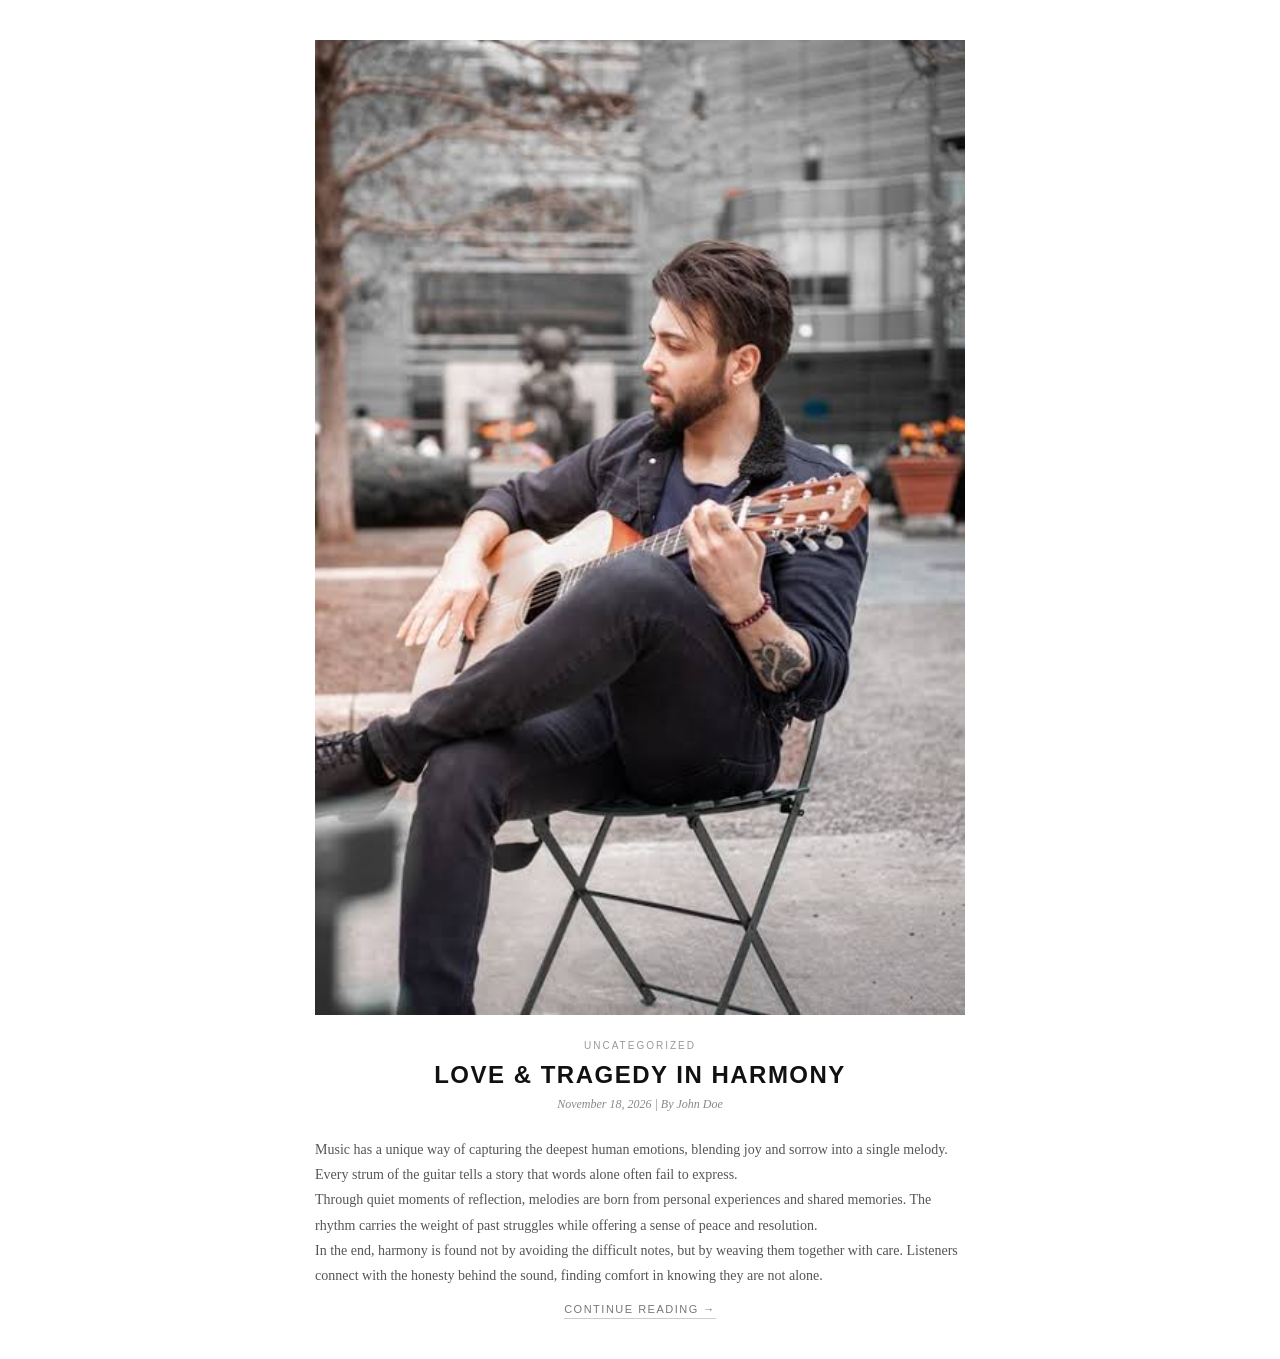
<file: firsr assigment/index.html>
<!doctype html>
<html lang="en">
  <head>
    <meta charset="UTF-8" />
    <meta name="viewport" content="width=device-width, initial-scale=1.0" />
    <title>CSS Assignment 1</title>
    <link rel="stylesheet" href="./style 1.css" />
  </head>
  <body>
    <div class="pic-card">
      <div class="image-container">
        <img src="WhatsApp Image 2026-11-22 at 6.43.47 AM.jpeg" alt="Man playing guitar" />
      </div>
      <p class="per">UNCATEGORIZED</p>

      <h1 class="title">LOVE & TRAGEDY IN HARMONY</h1>

      <p class="date">November 18, 2026 | By John Doe</p>

      <div class="tarif">
        <p>
          Music has a unique way of capturing the deepest human emotions,
          blending joy and sorrow into a single melody. Every strum of the
          guitar tells a story that words alone often fail to express.
        </p>
        <p>
          Through quiet moments of reflection, melodies are born from personal
          experiences and shared memories. The rhythm carries the weight of past
          struggles while offering a sense of peace and resolution.
        </p>
        <p>
          In the end, harmony is found not by avoiding the difficult notes, but
          by weaving them together with care. Listeners connect with the honesty
          behind the sound, finding comfort in knowing they are not alone.
        </p>
      </div>

      <a href="" class="more">CONTINUE READING &rarr;</a>
    </div>
  </body>
</html>
</file>
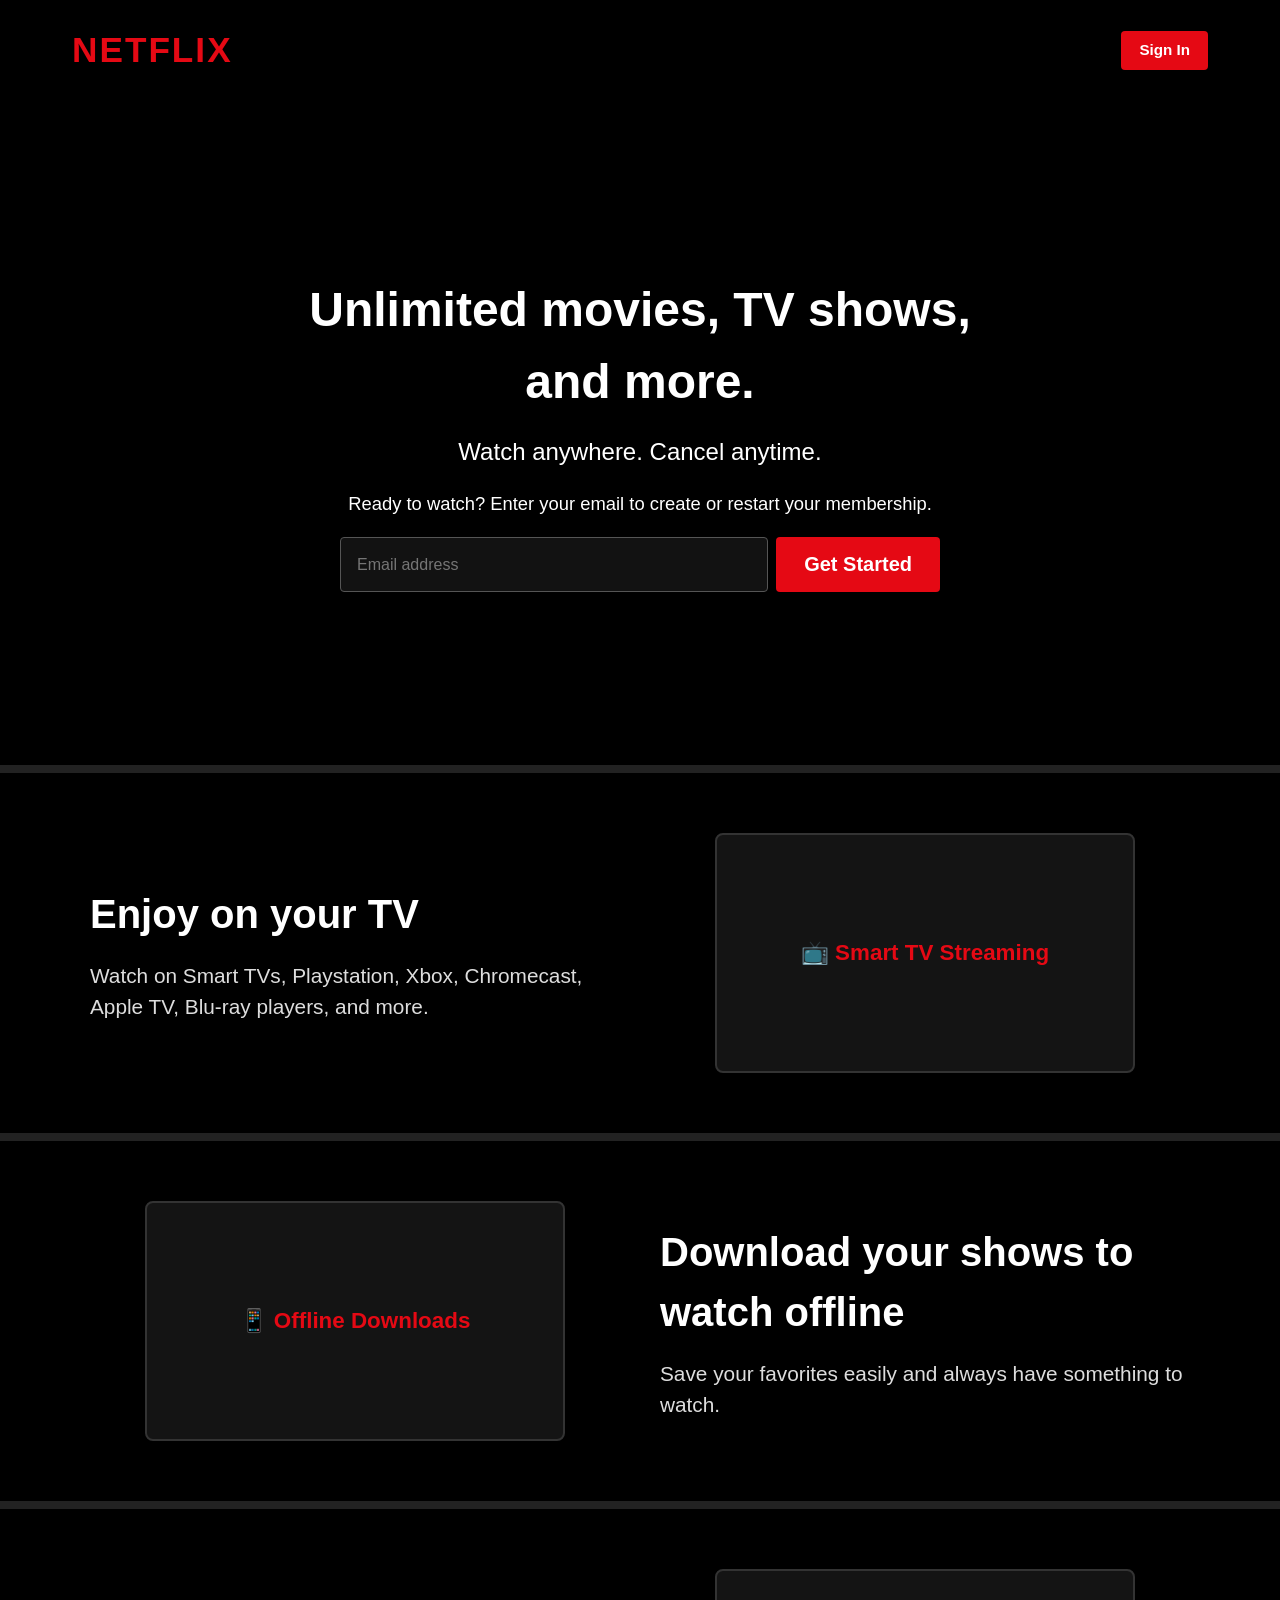
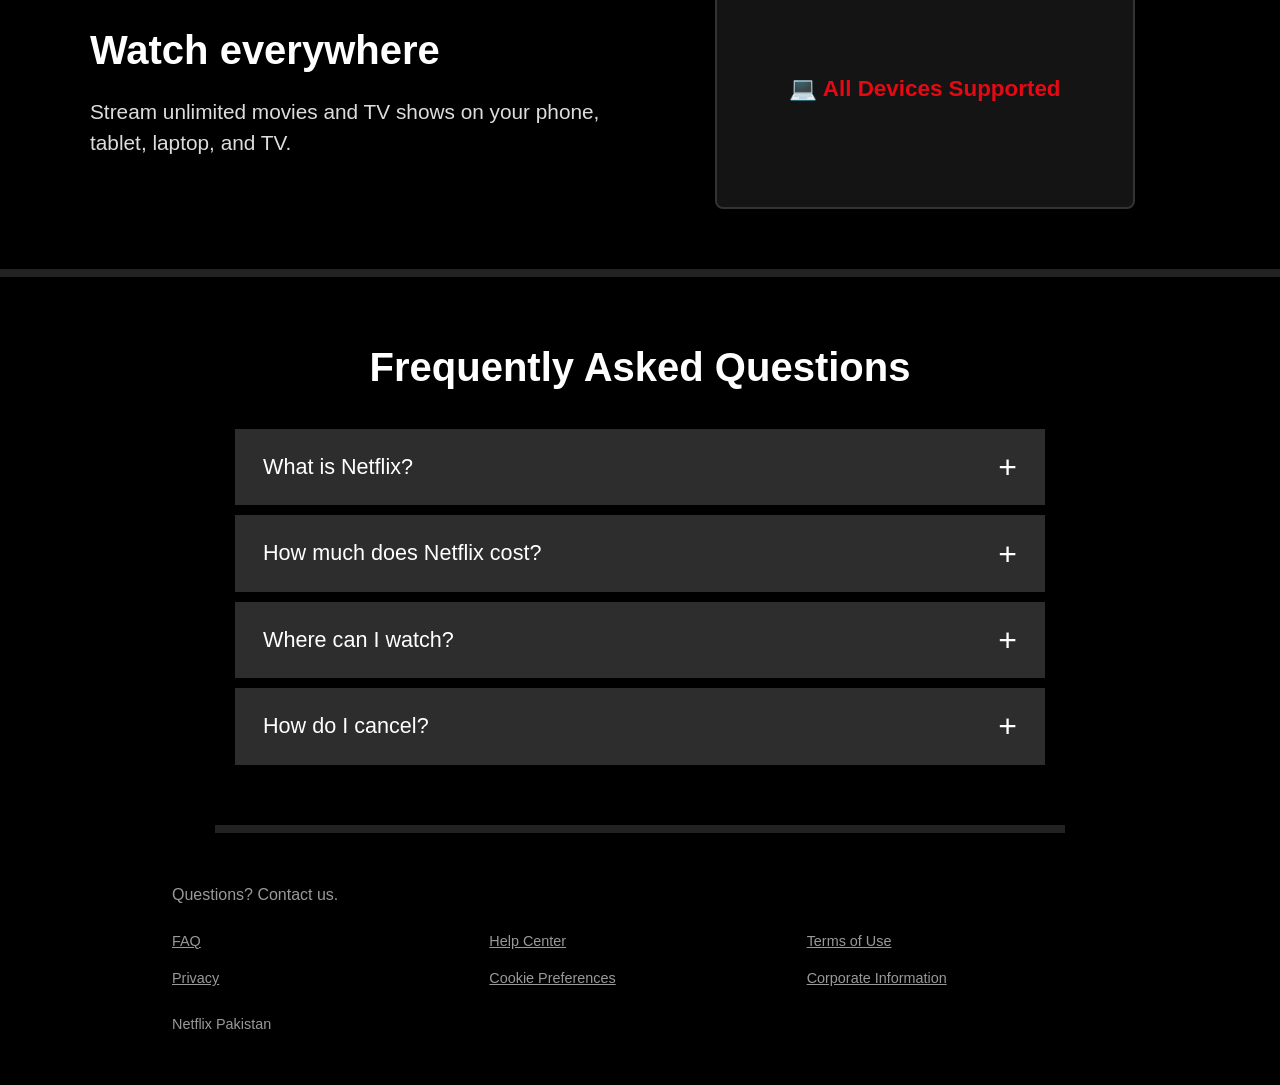
<file: fifth assigment/5.html>
<!doctype html>
<html lang="en">
  <head>
    <meta charset="UTF-8" />
    <meta name="viewport" content="width=device-width, initial-scale=1.0" />
    <title>Netflix Pakistan</title>
    <link rel="stylesheet" href="./5.css" />
  </head>
  <body>
    <header class="hero-wrapper">
      <div class="overlay">
        <nav class="navbar">
          <a href="" class="logo">NETFLIX</a>
          <a href="" class="btn-signin">Sign In</a>
        </nav>

        <div class="hero-content">
          <h1>Unlimited movies, TV shows, and more.</h1>
          <p class="subtitle">Watch anywhere. Cancel anytime.</p>
          <p class="cta-text">
            Ready to watch? Enter your email to create or restart your
            membership.
          </p>

          <form class="email-form">
            <input type="email" placeholder="Email address" required />
            <button type="submit" class="btn-start">Get Started</button>
          </form>
        </div>
      </div>
    </header>

    <main>
      <section class="feature-section">
        <div class="feature-container">
          <div class="feature-text">
            <h2>Enjoy on your TV</h2>
            <p>
              Watch on Smart TVs, Playstation, Xbox, Chromecast, Apple TV,
              Blu-ray players, and more.
            </p>
          </div>
          <div class="feature-media">
            <div class="mockup-box">📺 Smart TV Streaming</div>
          </div>
        </div>
      </section>

      <section class="feature-section">
        <div class="feature-container reverse">
          <div class="feature-text">
            <h2>Download your shows to watch offline</h2>
            <p>
              Save your favorites easily and always have something to watch.
            </p>
          </div>
          <div class="feature-media">
            <div class="mockup-box">📱 Offline Downloads</div>
          </div>
        </div>
      </section>

      <section class="feature-section">
        <div class="feature-container">
          <div class="feature-text">
            <h2>Watch everywhere</h2>
            <p>
              Stream unlimited movies and TV shows on your phone, tablet,
              laptop, and TV.
            </p>
          </div>
          <div class="feature-media">
            <div class="mockup-box">💻 All Devices Supported</div>
          </div>
        </div>
      </section>

      <section class="faq-section">
        <h2>Frequently Asked Questions</h2>
        <div class="faq-list">
          <div class="faq-box">
            <span>What is Netflix?</span>
            <span class="plus">+</span>
          </div>
          <div class="faq-box">
            <span>How much does Netflix cost?</span>
            <span class="plus">+</span>
          </div>
          <div class="faq-box">
            <span>Where can I watch?</span>
            <span class="plus">+</span>
          </div>
          <div class="faq-box">
            <span>How do I cancel?</span>
            <span class="plus">+</span>
          </div>
        </div>
      </section>
    </main>

    <footer class="footer">
      <p class="footer-top">Questions? Contact us.</p>
      <div class="footer-links">
        <a href="">FAQ</a>
        <a href="">Help Center</a>
        <a href="">Terms of Use</a>
        <a href="">Privacy</a>
        <a href="">Cookie Preferences</a>
        <a href="">Corporate Information</a>
      </div>
      <p class="footer-country">Netflix Pakistan</p>
    </footer>
  </body>
</html>
</file>
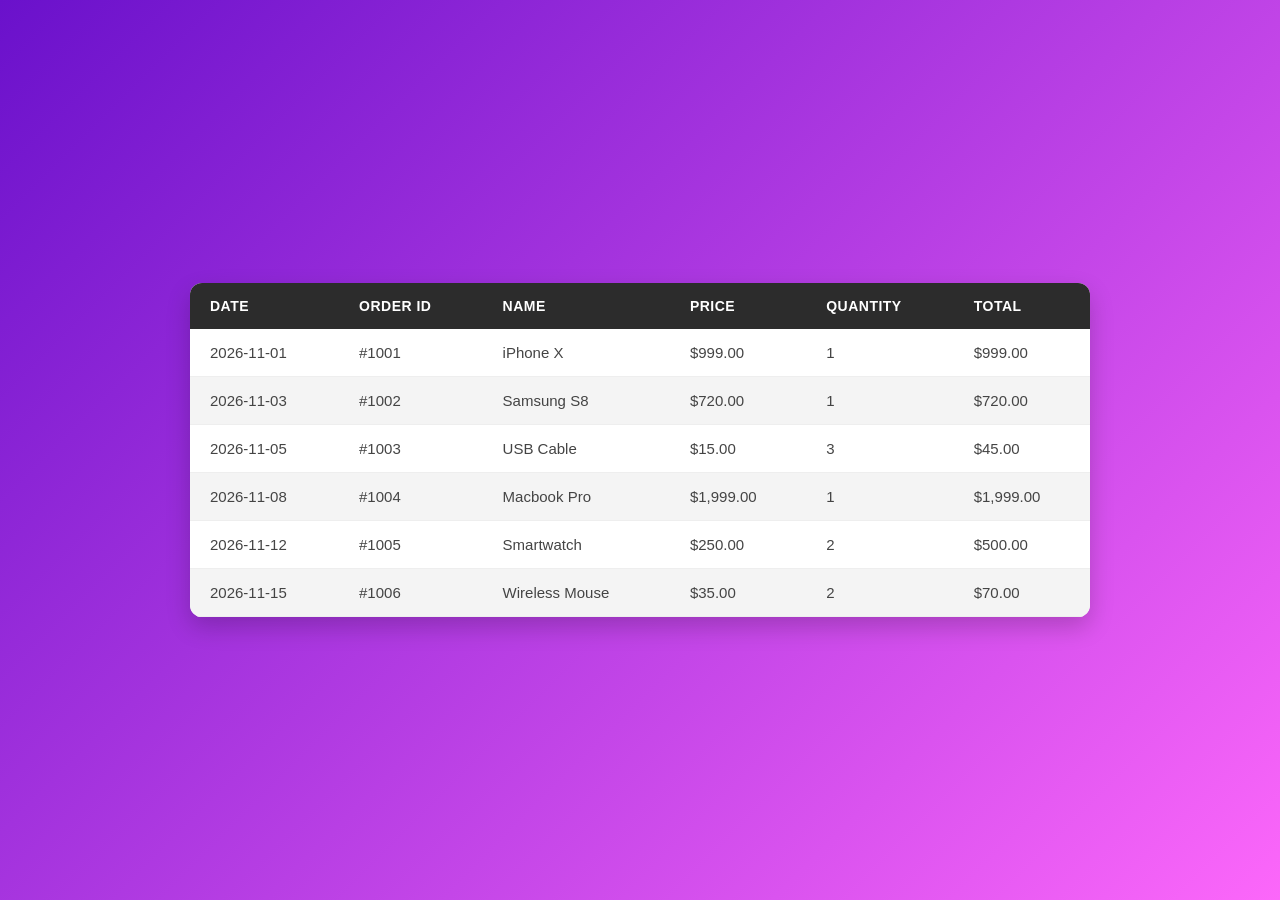
<file: forth assigment/4.html>
<!doctype html>
<html lang="en">
  <head>
    <meta charset="UTF-8" />
    <meta name="viewport" content="width=device-width, initial-scale=1.0" />
    <title>Order Table</title>
    <link rel="stylesheet" href="./4.css" />
  </head>
  <body>
    <div class="table-container">
      <table>
        <thead>
          <tr>
            <th>Date</th>
            <th>Order ID</th>
            <th>Name</th>
            <th>Price</th>
            <th>Quantity</th>
            <th>Total</th>
          </tr>
        </thead>
        <tbody>
          <tr>
            <td>2026-11-01</td>
            <td>#1001</td>
            <td>iPhone X</td>
            <td>$999.00</td>
            <td>1</td>
            <td>$999.00</td>
          </tr>
          <tr>
            <td>2026-11-03</td>
            <td>#1002</td>
            <td>Samsung S8</td>
            <td>$720.00</td>
            <td>1</td>
            <td>$720.00</td>
          </tr>
          <tr>
            <td>2026-11-05</td>
            <td>#1003</td>
            <td>USB Cable</td>
            <td>$15.00</td>
            <td>3</td>
            <td>$45.00</td>
          </tr>
          <tr>
            <td>2026-11-08</td>
            <td>#1004</td>
            <td>Macbook Pro</td>
            <td>$1,999.00</td>
            <td>1</td>
            <td>$1,999.00</td>
          </tr>
          <tr>
            <td>2026-11-12</td>
            <td>#1005</td>
            <td>Smartwatch</td>
            <td>$250.00</td>
            <td>2</td>
            <td>$500.00</td>
          </tr>
          <tr>
            <td>2026-11-15</td>
            <td>#1006</td>
            <td>Wireless Mouse</td>
            <td>$35.00</td>
            <td>2</td>
            <td>$70.00</td>
          </tr>
        </tbody>
      </table>
    </div>
  </body>
</html>
</file>
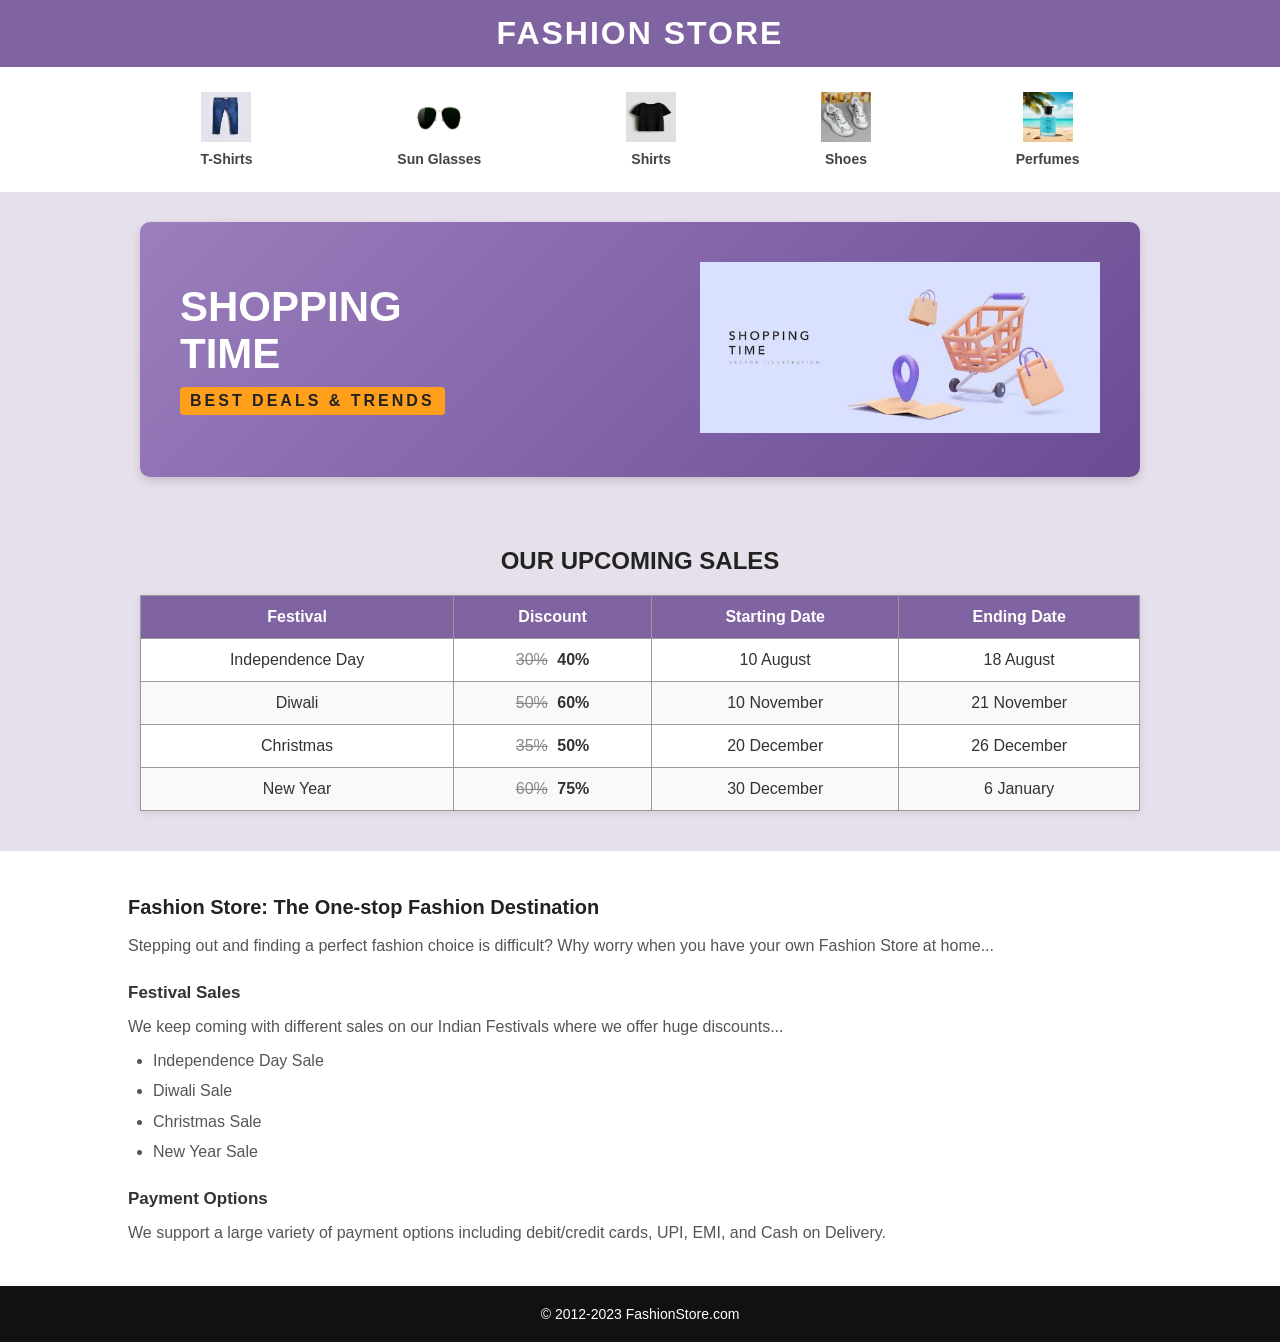
<file: secondassigment/2.html>
<!doctype html>
<html lang="en">
  <head>
    <meta charset="UTF-8" />
    <meta name="viewport" content="width=device-width, initial-scale=1.0" />
    <title>Fashion Store</title>
    <link rel="stylesheet" href="./2.css" />
  </head>
  <body>
    <header>
      <div class="navbar">
        <h1>FASHION STORE</h1>
      </div>
      <div class="pic">
        <div class="pic-item">
          <img src="tee short.jpeg" alt="T-Shirts" />
          <p>T-Shirts</p>
        </div>
        <div class="pic-item">
          <img src="chismiss.jpeg" alt="Sun Glasses" />
          <p>Sun Glasses</p>
        </div>
        <div class="pic-item">
          <img src="shorte.jpeg" alt="Shirts" />
          <p>Shirts</p>
        </div>
        <div class="pic-item">
          <img src="shoes.jpeg" alt="Shoes" />
          <p>Shoes</p>
        </div>
       
        <div class="pic-item">
          <img src="perfum.jpeg" alt="Perfumes" />
          <p>Perfumes</p>
        </div>
      </div>
    </header>

    <main>
      <div class="shoping-container">
        <div class="banner">
          <div class="banner-text">
            <h2>SHOPPING<br />TIME</h2>
            <p>BEST DEALS & TRENDS</p>
          </div>
          <div class="banner-img">
            <img src="trolli.jpeg" alt="Shopping Cart" />
          </div>
        </div>
      </div>

      <section class="sales-section">
        <h2>OUR UPCOMING SALES</h2>
        <table>
          <thead>
            <tr>
              <th>Festival</th>
              <th>Discount</th>
              <th>Starting Date</th>
              <th>Ending Date</th>
            </tr>
          </thead>
          <tbody>
            <tr>
              <td>Independence Day</td>
              <td><del>30%</del> <strong>40%</strong></td>
              <td>10 August</td>
              <td>18 August</td>
            </tr>
            <tr>
              <td>Diwali</td>
              <td><del>50%</del> <strong>60%</strong></td>
              <td>10 November</td>
              <td>21 November</td>
            </tr>
            <tr>
              <td>Christmas</td>
              <td><del>35%</del> <strong>50%</strong></td>
              <td>20 December</td>
              <td>26 December</td>
            </tr>
            <tr>
              <td>New Year</td>
              <td><del>60%</del> <strong>75%</strong></td>
              <td>30 December</td>
              <td>6 January</td>
            </tr>
          </tbody>
        </table>
      </section>

      <section class="info-section">
        <h3>Fashion Store: The One-stop Fashion Destination</h3>
        <p>
          Stepping out and finding a perfect fashion choice is difficult? Why
          worry when you have your own Fashion Store at home...
        </p>

        <h4>Festival Sales</h4>
        <p>
          We keep coming with different sales on our Indian Festivals where we
          offer huge discounts...
        </p>
        <ul>
          <li>Independence Day Sale</li>
          <li>Diwali Sale</li>
          <li>Christmas Sale</li>
          <li>New Year Sale</li>
        </ul>

        <h4>Payment Options</h4>
        <p>
          We support a large variety of payment options including debit/credit
          cards, UPI, EMI, and Cash on Delivery.
        </p>
      </section>
    </main>

    <footer>
      <p>&copy; 2012-2023 FashionStore.com</p>
    </footer>
  </body>
</html>
</file>
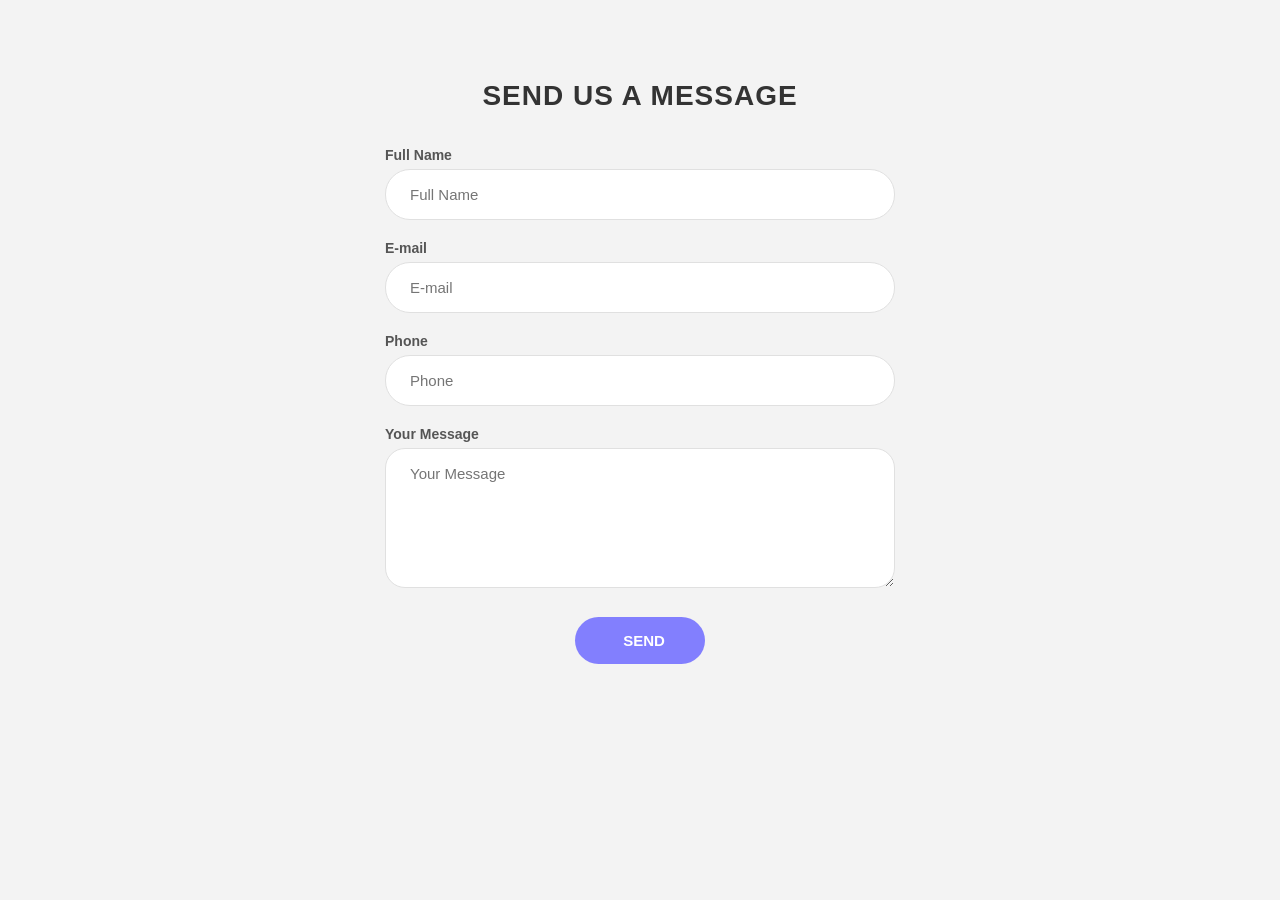
<file: third assigment/3.html>
<!doctype html>
<html lang="en">
  <head>
    <meta charset="UTF-8" />
    <meta name="viewport" content="width=device-width, initial-scale=1.0" />
    <title>Assignment 3</title>

    <link rel="stylesheet" href="./3.css" />
  </head>
  <body>
    <div class="container">
      <h1>SEND US A MESSAGE</h1>

      <form>
        <div class="form-group">
          <label for="name">Full Name</label>
          <input
            type="text"
            id="name"
            name="name"
            placeholder="Full Name"
            required
          />
        </div>

        <div class="form-group">
          <label for="email">E-mail</label>
          <input
            type="email"
            id="email"
            name="email"
            placeholder="E-mail"
            required
          />
        </div>

        <div class="form-group">
          <label for="phone">Phone</label>
          <input type="tel" id="phone" name="phone" placeholder="Phone" />
        </div>

        <div class="form-group">
          <label for="message">Your Message</label>
          <textarea
            id="message"
            name="message"
            placeholder="Your Message"
            rows="5"
            maxlength="500"
            required
          ></textarea>
        </div>

        <div class="button-wrapper">
          <button type="submit">
            <i class="fa-solid fa-paper-plane"></i> SEND
          </button>
        </div>
      </form>
    </div>
  </body>
</html>
</file>
<file: firsr assigment/style 1.css>
* {
  margin: 0;
  padding: 0;
  box-sizing: border-box;
}

body {
  background-color: #ffffff;
  font-family: "Georgia", serif;
  color: #333333;
  display: flex;
  justify-content: center;
  padding: 40px 20px;
}

.pic-card {
  max-width: 650px;
  width: 100%;
  text-align: center;
}

.image-container img {
  width: 100%;
  height: auto;
  display: block;
  margin-bottom: 25px;
}

.per {
  font-family: "Arial", sans-serif;
  font-size: 10px;
  letter-spacing: 2px;
  color: #999999;
  text-transform: uppercase;
  margin-bottom: 10px;
}

.title {
  font-family: "Arial", sans-serif;
  font-size: 24px;
  font-weight: 700;
  letter-spacing: 1.5px;
  color: #111111;
  text-transform: uppercase;
  margin-bottom: 8px;
}

.date {
  font-size: 12px;
  font-style: italic;
  color: #888888;
  margin-bottom: 25px;
}

.tarif {
  text-align: left;
  font-size: 14px;
  line-height: 1.8;
  color: #555555;
}

. p {
  margin-bottom: 18px;
}

.more {
  display: inline-block;
  margin-top: 15px;
  font-family: "Arial", sans-serif;
  font-size: 11px;
  letter-spacing: 1.5px;
  color: #777777;
  text-decoration: none;
  text-transform: uppercase;
  border-bottom: 1px solid #cccccc;
  padding-bottom: 3px;
}

.more:hover {
  color: #000000;
  border-color: #000000;
}
</file>
<file: fifth assigment/5.css>
* {
  margin: 0;
  padding: 0;
  box-sizing: border-box;
  font-family: Arial, Helvetica, sans-serif;
}

body {
  background-color: #000000;
  color: #ffffff;
  line-height: 1.5;
}

.hero-wrapper {
 no-repeat;
  border-bottom: 8px solid #222222;
}

.overlay {
  background: rgba(0, 0, 0, 0.72);
  min-height: 85vh;
  display: flex;
  flex-direction: column;
}

.navbar {
  display: flex;
  justify-content: space-between;
  align-items: center;
  max-width: 1200px;
  width: 100%;
  margin: 0 auto;
  padding: 24px 32px;
}

.logo {
  color: #e50914;
  font-size: 2.2rem;
  font-weight: 900;
  letter-spacing: 2px;
  text-decoration: none;
}

.btn-signin {
  background-color: #e50914;
  color: #ffffff;
  padding: 8px 18px;
  border-radius: 4px;
  text-decoration: none;
  font-weight: bold;
  font-size: 0.95rem;
  transition: background-color 0.2s ease;
}

.btn-signin:hover {
  background-color: #c11119;
}


.hero-content {
  flex: 1;
  display: flex;
  flex-direction: column;
  justify-content: center;
  align-items: center;
  text-align: center;
  max-width: 800px;
  margin: 0 auto;
  padding: 60px 20px;
}

.hero-content h1 {
  font-size: 3rem;
  font-weight: 800;
  margin-bottom: 16px;
}

.subtitle {
  font-size: 1.5rem;
  margin-bottom: 20px;
}

.cta-text {
  font-size: 1.15rem;
  margin-bottom: 20px;
}

.email-form {
  display: flex;
  width: 100%;
  max-width: 600px;
  gap: 8px;
}

.email-form input {
  flex: 1;
  padding: 16px;
  font-size: 1rem;
  background-color: rgba(22, 22, 22, 0.85);
  border: 1px solid #555555;
  border-radius: 4px;
  color: #ffffff;
}

.btn-start {
  background-color: #e50914;
  color: #ffffff;
  border: none;
  padding: 16px 28px;
  font-size: 1.25rem;
  font-weight: bold;
  border-radius: 4px;
  cursor: pointer;
  transition: background-color 0.2s ease;
}

.btn-start:hover {
  background-color: #c11119;
}


.feature-section {
  border-bottom: 8px solid #222222;
  padding: 60px 32px;
}

.feature-container {
  max-width: 1100px;
  margin: 0 auto;
  display: flex;
  align-items: center;
  justify-content: space-between;
  gap: 40px;
}

.feature-container.reverse {
  flex-direction: row-reverse;
}

.feature-text {
  flex: 1;
}

.feature-text h2 {
  font-size: 2.5rem;
  margin-bottom: 16px;
}

.feature-text p {
  font-size: 1.3rem;
  color: #dddddd;
}

.feature-media {
  flex: 1;
  display: flex;
  justify-content: center;
}

.mockup-box {
  width: 100%;
  max-width: 420px;
  height: 240px;
  background-color: #141414;
  border: 2px solid #333333;
  border-radius: 8px;
  display: flex;
  align-items: center;
  justify-content: center;
  font-size: 1.4rem;
  font-weight: bold;
  color: #e50914;
}


.faq-section {
  max-width: 850px;
  margin: 0 auto;
  padding: 60px 20px;
  border-bottom: 8px solid #222222;
}

.faq-section h2 {
  text-align: center;
  font-size: 2.5rem;
  margin-bottom: 32px;
}

.faq-list {
  display: flex;
  flex-direction: column;
  gap: 10px;
}

.faq-box {
  background-color: #2d2d2d;
  padding: 22px 28px;
  font-size: 1.35rem;
  display: flex;
  justify-content: space-between;
  align-items: center;
  cursor: pointer;
  transition: background-color 0.2s ease;
}

.faq-box:hover {
  background-color: #414141;
}

.plus {
  font-size: 2rem;
  line-height: 1;
}


.footer {
  max-width: 1000px;
  margin: 0 auto;
  padding: 50px 32px;
  color: #999999;
}

.footer-top {
  margin-bottom: 24px;
}

.footer-links {
  display: grid;
  grid-template-columns: repeat(3, 1fr);
  gap: 16px;
  margin-bottom: 24px;
}

.footer-links a {
  color: #999999;
  font-size: 0.9rem;
  text-decoration: underline;
}

.footer-links a:hover {
  color: #ffffff;
}

.footer-country {
  font-size: 0.9rem;
}


@media (max-width: 768px) {
  .logo {
    font-size: 1.6rem;
  }

  .hero-content h1 {
    font-size: 2rem;
  }

  .subtitle {
    font-size: 1.15rem;
  }

  .email-form {
    flex-direction: column;
  }

  .btn-start {
    width: 100%;
    font-size: 1.1rem;
  }

  .feature-container,
  .feature-container.reverse {
    flex-direction: column;
    text-align: center;
  }

  .feature-text h2,
  .faq-section h2 {
    font-size: 1.8rem;
  }

  .feature-text p {
    font-size: 1.05rem;
  }

  .faq-box {
    font-size: 1.1rem;
    padding: 18px 20px;
  }

  .footer-links {
    grid-template-columns: repeat(2, 1fr);
  }
}
</file>
<file: forth assigment/4.css>
* {
  box-sizing: border-box;
  margin: 0;
  padding: 0;
  font-family: Arial, sans-serif;
}

body {
  min-height: 100vh;
  display: flex;
  justify-content: center;
  align-items: center;
  background: linear-gradient(135deg, #6a11cb, #fc67fa);
  padding: 20px;
}

.table-container {
  width: 100%;
  max-width: 900px;
  background-color: #ffffff;
  border-radius: 12px;
  overflow-x: auto;
  box-shadow: 0 10px 25px rgba(0, 0, 0, 0.2);
}

table {
  width: 100%;
  border-collapse: collapse;
  text-align: left;
}

thead {
  background-color: #2c2c2c;
  color: #ffffff;
}

th,
td {
  padding: 15px 20px;
}

th {
  font-weight: 600;
  text-transform: uppercase;
  font-size: 14px;
  letter-spacing: 0.5px;
}

tbody tr {
  border-bottom: 1px solid #eeeeee;
  color: #444444;
  font-size: 15px;
}

tbody tr:nth-child(even) {
  background-color: #f4f4f4;
}

tbody tr:hover {
  background-color: #eaeaea;
}
</file>
<file: secondassigment/2.css>
* {
  margin: 0;
  padding: 0;
  box-sizing: border-box;
  font-family: Arial, Helvetica, sans-serif;
}

body {
  background-color: #f4f4f4;
  color: #333;
}

/* Header & Navbar */

.navbar {
  background-color: #8064a2;
  color: white;
  text-align: center;
  padding: 15px 0;
  letter-spacing: 2px;
}

.pic {
  display: flex;
  justify-content: space-around;
  align-items: center;
  background-color: white;
  padding: 15px 10%;
  box-shadow: 0 2px 5px rgba(0, 0, 0, 0.1);
  flex-wrap: wrap;
}

.pic-item {
  text-align: center;
  cursor: pointer;
  margin: 10px;
}

.pic-item img {
  width: 50px;
  height: 50px;
  margin-bottom: 5px;
  transition: transform 0.2s;
}

.pic-item:hover img {
  transform: scale(1.1);
}

.pic-item p {
  font-size: 14px;
  font-weight: bold;
  color: #444;
}

/* Main Banner */
.shoping-container {
  background-color: #e6e0ec;
  padding: 30px 10%;
  display: flex;
  justify-content: center;
}

.banner {
  background: linear-gradient(135deg, #9b7ebd, #6a4c93);
  color: white;
  width: 100%;
  max-width: 1000px;
  border-radius: 10px;
  padding: 40px;
  display: flex;
  justify-content: space-between;
  align-items: center;
  box-shadow: 0 4px 10px rgba(0, 0, 0, 0.15);
}

.banner-text h2 {
  font-size: 42px;
  line-height: 1.1;
  margin-bottom: 10px;
}

.banner-text p {
  font-size: 16px;
  letter-spacing: 3px;
  background-color: #ff9f1c;
  color: #222;
  padding: 5px 10px;
  display: inline-block;
  font-weight: bold;
  border-radius: 4px;
}

.banner-img img {
  width: 400px;
  height: auto;
}

/*  Sales Table */
.sales-section {
  padding: 40px 10%;
  text-align: center;
  background-color: #e6e0ec;
}

.sales-section h2 {
  margin-bottom: 20px;
  font-size: 24px;
  color: #222;
}

table {
  width: 100%;
  max-width: 1000px;
  margin: 0 auto;
  border-collapse: collapse;
  background-color: white;
  box-shadow: 0 2px 8px rgba(0, 0, 0, 0.1);
}

th,
td {
  border: 1px solid #999;
  padding: 12px 15px;
  text-align: center;
}

th {
  background-color: #8064a2;
  color: white;
  font-size: 16px;
}

tr:nth-child(even) {
  background-color: #f9f9f9;
}

del {
  color: #888;
  margin-right: 5px;
}

/* Info Section */
.info-section {
  padding: 40px 10%;
  background-color: white;
  line-height: 1.6;
  color: #555;
}

.info-section h3 {
  color: #222;
  margin-bottom: 10px;
  font-size: 20px;
}

.info-section h4 {
  color: #333;
  margin-top: 20px;
  margin-bottom: 8px;
  font-size: 17px;
}

.info-section ul {
  margin-left: 25px;
  margin-top: 8px;
  margin-bottom: 15px;
}

.info-section li {
  margin-bottom: 5px;
}

/* Footer */
footer {
  background-color: #111;
  color: white;
  text-align: center;
  padding: 20px 0;
  font-size: 14px;
}
</file>
<file: third assigment/3.css>
* {
  box-sizing: border-box;
  margin: 0;
  padding: 0;
  font-family: "Segoe UI", Tahoma, Geneva, Verdana, sans-serif;
}

body {
  background-color: #f3f3f3;
  display: flex;
  justify-content: center;
  padding-top: 60px;
  padding-bottom: 60px;
}

.container {
  width: 100%;
  max-width: 550px;
  padding: 20px;
}

h1 {
  text-align: center;
  font-weight: 800;
  font-size: 28px;
  color: #333333;
  margin-bottom: 35px;
  letter-spacing: 1px;
}

.form-group {
  margin-bottom: 20px;
}

label {
  display: block;
  margin-bottom: 6px;
  font-size: 14px;
  font-weight: 600;
  color: #555555;
}

input,
textarea {
  width: 100%;
  background-color: #ffffff;
  border: 1px solid #e0e0e0;
  border-radius: 25px;
  padding: 16px 24px;
  font-size: 15px;
  color: #333333;
  transition: all 0.3s ease;
}

textarea {
  border-radius: 20px;
  resize: vertical;
  min-height: 140px;
}

input:focus,
textarea:focus {
  outline: 2px solid #827ffe;
  border-color: #827ffe;
}

.button-wrapper {
  text-align: center;
  margin-top: 25px;
}

button {
  background-color: #827ffe;
  color: #ffffff;
  border: none;
  border-radius: 25px;
  padding: 15px 40px;
  font-size: 15px;
  font-weight: bold;
  cursor: pointer;
  display: inline-flex;
  align-items: center;
  gap: 8px;
  transition: background-color 0.3s ease;
}

button:hover {
  background-color: #6b68e8;
}

button:focus {
  outline: 3px solid #4a47a3;
}

@media (max-width: 600px) {
  body {
    padding-top: 30px;
  }
  .container {
    padding: 15px;
  }
  h1 {
    font-size: 22px;
  }
  input,
  textarea {
    padding: 14px 18px;
  }
}
</file>
